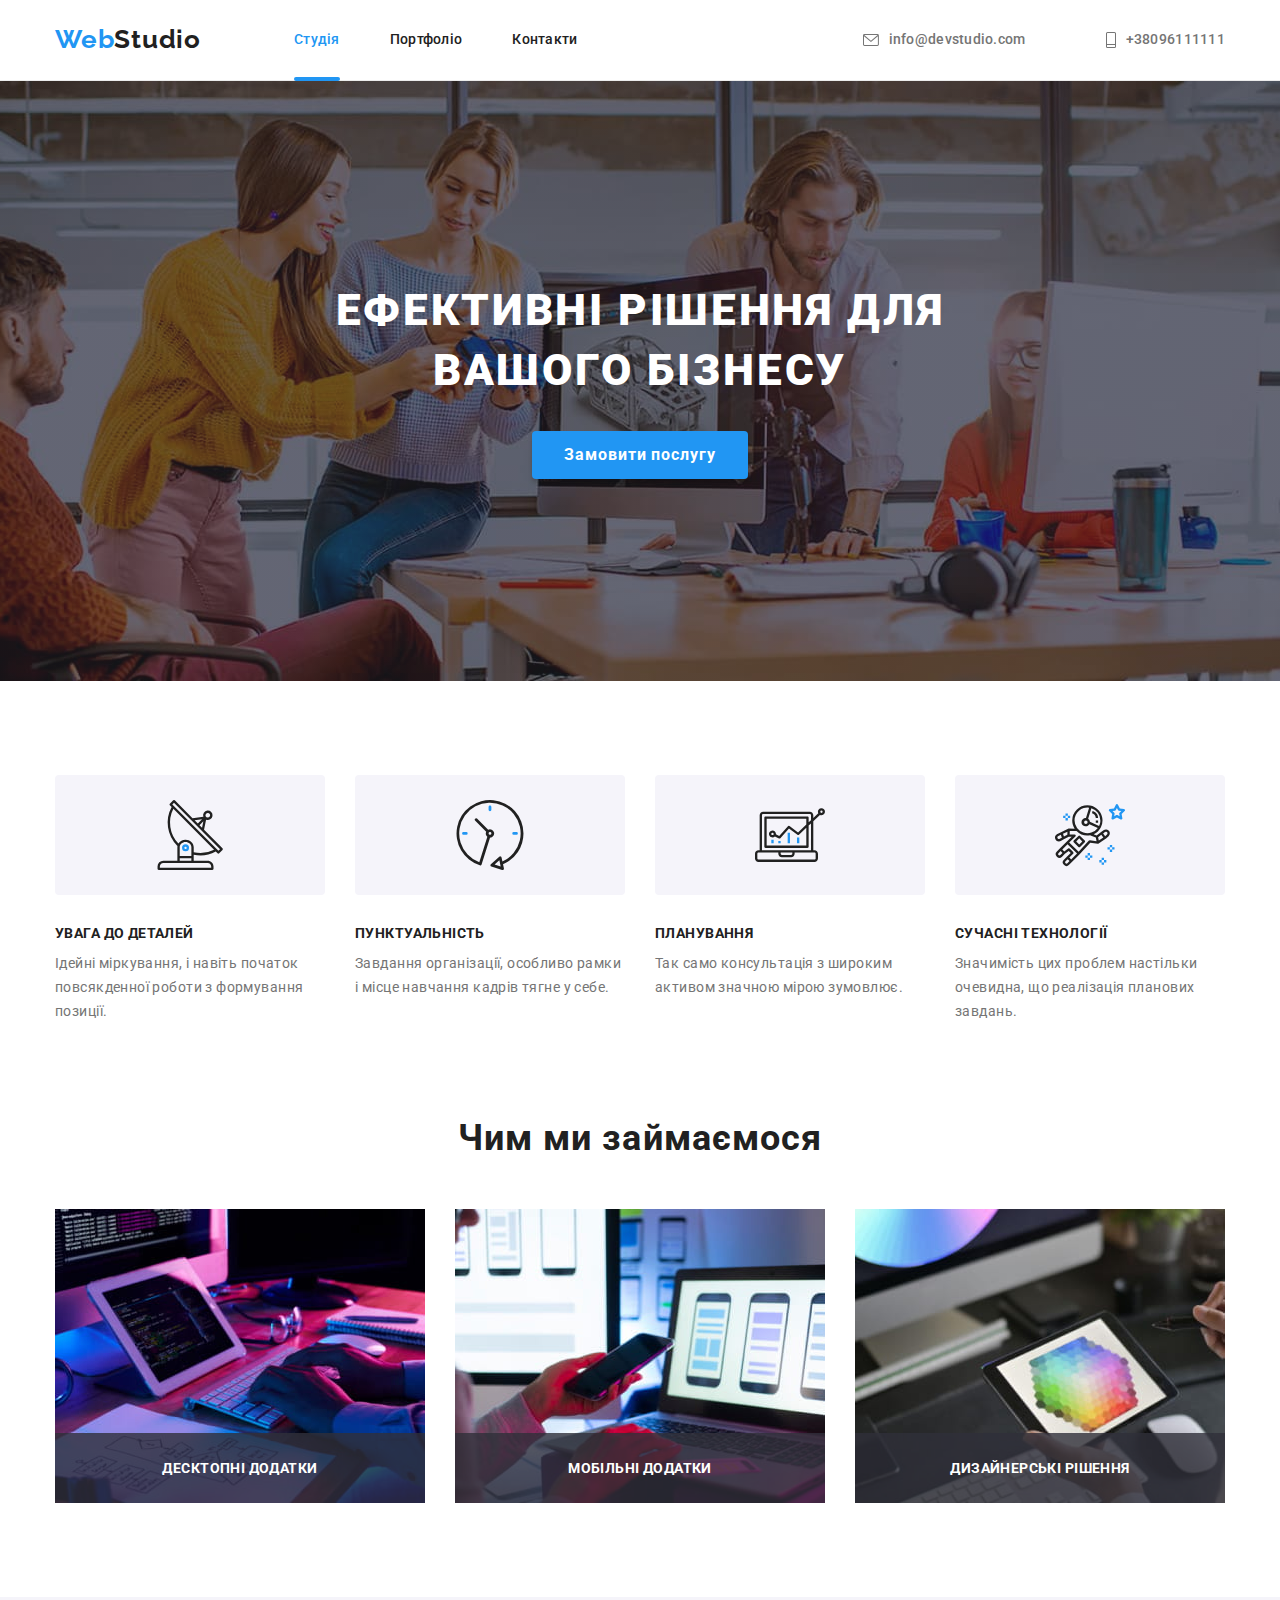
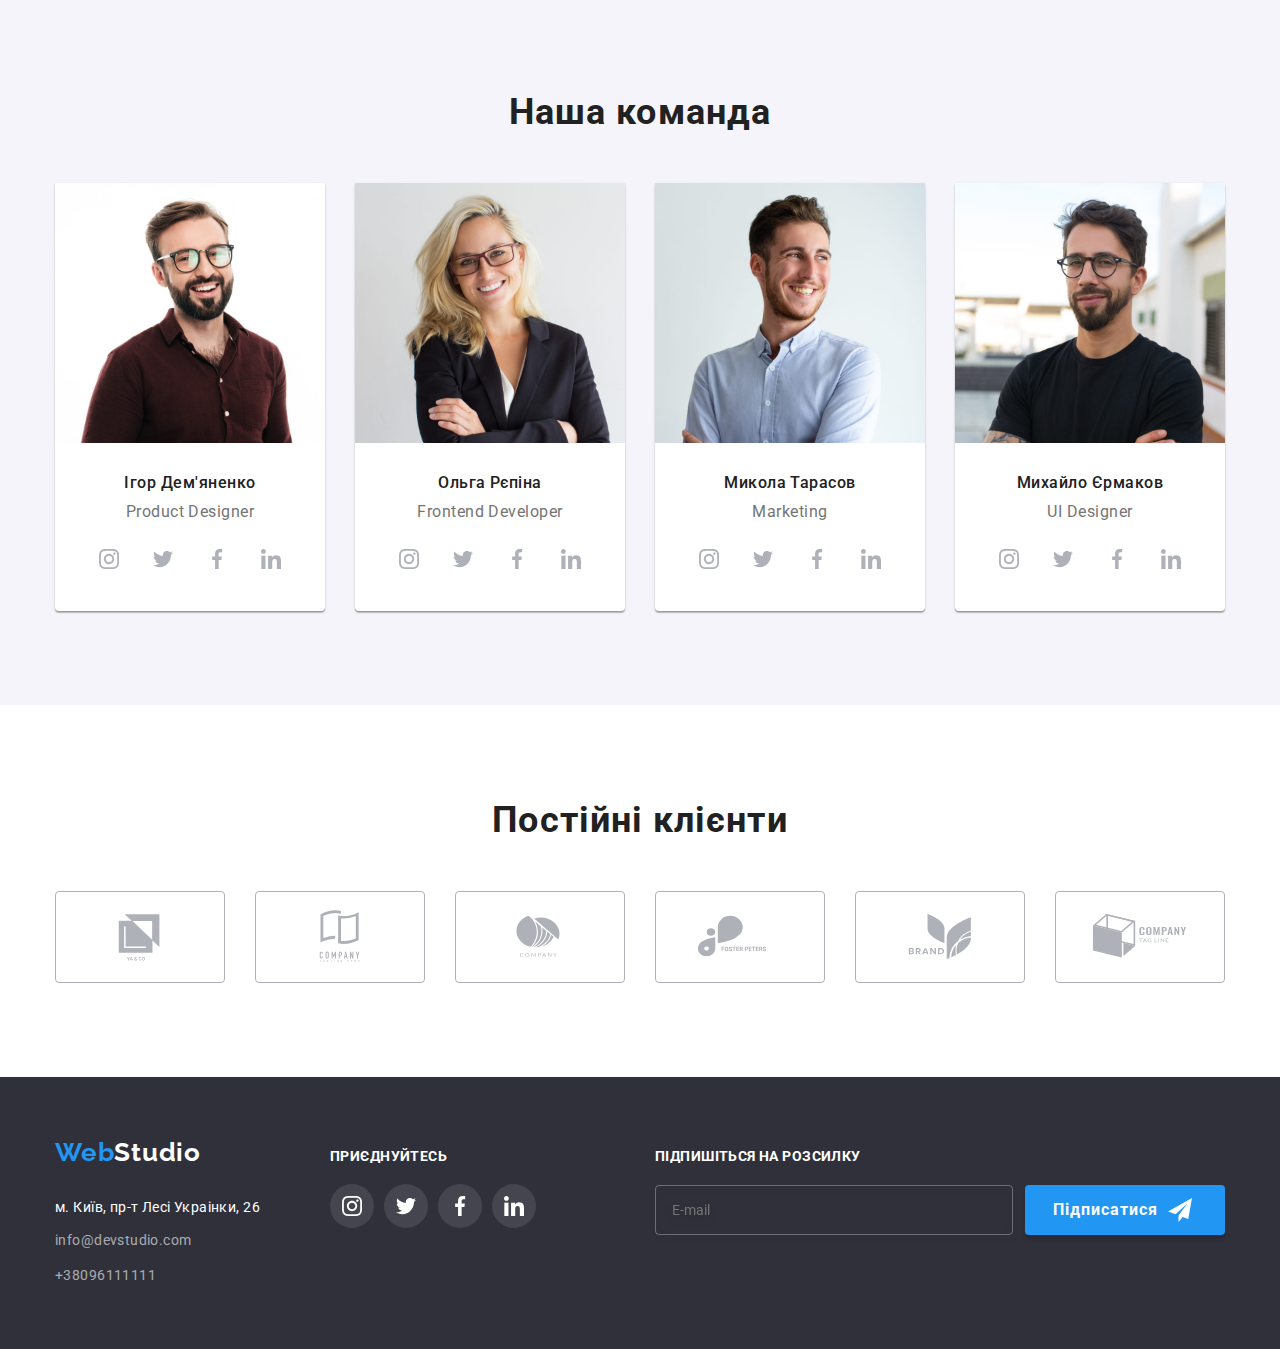
<file: index.html>
<!DOCTYPE html>
<html lang="uk">
<head>
    <meta charset="UTF-8">
    <meta http-equiv="X-UA-Compatible" content="IE=edge">
    <link rel="preconnect" href="https://fonts.googleapis.com">
    <link rel="preconnect" href="https://fonts.gstatic.com" crossorigin>
    <link href="https://fonts.googleapis.com/css2?family=Raleway:wght@700&family=Roboto:wght@400;500;700;900&display=swap" rel="stylesheet">
                
                <link rel="stylesheet" href="modern-normalize/modern-normalize.css">
                <link rel="stylesheet" href="css/style.css">
    <meta name="viewport" content="width=device-width, initial-scale=1.0">

    <title>Студія</title>
</head>
<body>
    
    
      <!--header2-->
      
      <header class="header_container_portfolio">
       
            <div class="container">
        <nav class="about_nav" >
            <a class="logo_link" href="./index.html"><span class="logo-header">Web</span>Studio</a>
            <ul class="index_ul">
                <li class="about_navigation"> <a  class="navigation current"  href="./index.html"> Студія</a> </li> 
                <li class="about_navigation"> <a  class="navigation"  href="./portfolio.html"> Портфоліо</a>  </li>
                <li class="about_navigation"> <a class="navigation" href="#"> Контакти</a> </li>
            </ul>
                </nav>
    
                <ul class="index_ull">

                    <li class="nav_contacts"><a href="mailto:info@devstudio.com" lang="en"  class="nav_mail_tel">
                        <svg class="icon_nav" >
                            <use href="./images/icons/symbol-defs.svg#icon-envelope"></use>
                        </svg>

                        
                        info@devstudio.com</a> </li>
                    <li class="nav_contacts"> <a href="tel:+380961111111" class=" nav_mail_tel">
                        <svg class="icon_nav_tel" >
                            <use href="./images/icons/symbol-defs.svg#icon-Vector"></use>
                        </svg>

                        
                        +38096111111</a></li>

                    

                    
                </ul>
            </div>
        </header>
   



    
<main>
    
    <!--Банер та кнопка-->
   
    <section class="bg">
        <div class="container_bg">
        <h1 class="index_bisnes">Ефективні рішення для вашого бізнесу</h1>
        <button class="index_btn" type="button"  data-modal-open>Замовити послугу</button>
        </div>
    </section>

    <!-- Опис-->
    
    <section class="index_about_hav">
        <div class="container">
        <h2 class="visually-hidden">Наші особливості</h2>
        <ul class="index_abour_uss">
            <li class="index_about_us_li">

                <div class="background-icon">
                <svg width="70px"
                height="70px" >
                
                    <use   href="./images/antena/symbol-defs.svg#icon-Group" >

                    </use>

                </svg>
            </div>
                <h3 class="index_details">Увага до деталей</h3>
                <p class="index_description">Ідейні міркування, і навіть початок повсякденної роботи з формування позиції.</p>

               

            </li>

           

            <li class="index_about_us_li" >
                <div class="background-icon">
                    <svg width="70px"
                    height="70px" >
                        
                        <use   href="./images/antena/symbol-defs.svg#icon-clock-1"   >
    
                        </use>
    
                    </svg>
                </div>
                <h3 class="index_details">Пунктуальність</h3>
                <p class="index_description">Завдання організації, особливо рамки і місце навчання кадрів тягне у себе.</p>
            </li>
            <li>
            

                <div class="background-icon">
                    <svg  width="70px"
                    height="70px">
                        
                        <use   href="./images/antena/symbol-defs.svg#icon-diagram-1"   >
    
                        </use>
    
                    </svg>
                </div>
                <h3 class="index_details">Планування</h3>
                <p class="index_description">Так само консультація з широким активом значною мірою зумовлює.</p>
            </li>

            <li class="index_about_us_li">

                <div class="background-icon">
                    <svg  width="70px"
                    height="70px">
                        
                        <use   href="./images/antena/symbol-defs.svg#icon-astronaut-1"   >
    
                        </use>
    
                    </svg>
                </div>

                <h3 class="index_details">Сучасні технології</h3>
                <p class="index_description">Значимість цих проблем настільки очевидна, що реалізація планових завдань.</p>
            </li>
        </ul>
    </div>
    </section>



    <!-- Чим ми займаємося-->
    
    <section class="index_about_work">
        <div class="container_images">
        <h2  class="index_hav_one" > </a> Чим ми займаємося</h2>
        <ul class="index_images">
            <li class="card-work">
                
                <img  src="images/hav1.jpg" width="370" alt="робота за компьютером" >
            <div class="card_add">
                <p class="card_name">
                    Десктопні додатки
                </p>
            </div>
        </li>
            <li class="card-work">
                 <img src="images/hav_2.jpg" width="370" alt="робота з телефоном">
                 <div class="card_add">
                    <p class="card_name">
                        Мобільні додатки
                    </p>
                </div>
             </li>
            <li class="card-work">
            <img src="images/hav_3.jpg" width="370" alt="робота з планшетом">
            <div class="card_add">
                <p class="card_name">
                    Дизайнерські рішення
                </p>
            </div>
         </li>
        </ul>
    </div>
    </section>

    
    <!-- Наша команда-->
    
    <section class="index_team">
        <div class="container_team">
        <h2 class="index_hav_two" >
            Наша команда
        </h2>
        
        <ul class="index_my_team">
            <li class="backgound_team"><img src="images/igor.jpg" width="270" alt="Дизайнер продукту">
               
                <div class="div_team">
                    <h3 class="team_name">
                Ігор Дем'яненко
            </h3>

            <p class="team_responsibilitiesr">Product Designer</p>
          
            <ul class="social">
                <li >
                <a class="social_link" href="https://instagram.com"
                target="_blank"
                rel="noopener no refferrer"
                aria-label="instagram">
                    <svg class="social_icon"  width="20px" height="20px">
                        <use  href="./images/social/symbol-defs.svg#icon-instagram--1">
        
                        </use>
                    </svg>
                </a>
            </li>
        
            <li >
                <a class="social_link" href="https://twitter.com"
                target="_blank"
                rel="noopener no refferrer"
                aria-label="twitter">
                    <svg class="social_icon" width="20px" height="20px">
                        <use href="./images/social/symbol-defs.svg#icon-twitter-1">
        
                        </use>
                    </svg>
                </a>
            </li>
        
            <li >
                <a class="social_link" href="https://facebook.com "
                target="_blank"
                rel="noopener no refferrer"
                aria-label="facebook">
                    <svg class="social_icon" width="20px" height="20px" >
                        <use  href="./images/social/symbol-defs.svg#icon-facebook-1">
        
                        </use>
                    </svg>
                </a>
            </li>
        
            <li >
                <a class="social_link" href="https://linkedin.com "
                            target="_blank"
                              rel="noopener no refferrer"
                              aria-label="linkedin">
                    <svg class="social_icon" width="20px" height="20px">
                        <use  href="./images/social/symbol-defs.svg#icon-linkedin-1">
        
                        </use>
                    </svg>
                </a>
            </li>
        </ul>
        </div>

            </li>

            <li class="backgound_team"><img src="images/olga.jpg" width="270" alt="Розробник інтерфейсу">
                <div class="div_team">
            <h3 class="team_name">Ольга Рєпіна</h3>

            <p class="team_responsibilitiesr">Frontend Developer</p>
            <ul class="social">
                <li >
                <a class="social_link" href="https://instagram.com">
                    <svg class="social_icon"  width="20px" height="20px">
                        <use  href="./images/social/symbol-defs.svg#icon-instagram--1">
        
                        </use>
                    </svg>
                </a>
            </li>
        
            <li >
                <a class="social_link" href="https://twitter.com">
                    <svg class="social_icon" width="20px" height="20px">
                        <use href="./images/social/symbol-defs.svg#icon-twitter-1">
        
                        </use>
                    </svg>
                </a>
            </li>
        
            <li >
                <a class="social_link" href="https://facebook.com ">
                    <svg class="social_icon" width="20px" height="20px" >
                        <use  href="./images/social/symbol-defs.svg#icon-facebook-1">
        
                        </use>
                    </svg>
                </a>
            </li>
        
            <li >
                <a class="social_link" href="https://linkedin.com ">
                    <svg class="social_icon" width="20px" height="20px">
                        <use  href="./images/social/symbol-defs.svg#icon-linkedin-1">
        
                        </use>
                    </svg>
                </a>
            </li>
        </ul>
    
        </div>

        
       
            
            </li>


            <li class="backgound_team"><img src="images/mikola.jpg" width="270" alt="Маркетинг">
                <div class="div_team">
                <h3 class="team_name">
                Микола Тарасов
            </h3>

            <p class="team_responsibilitiesr">Marketing</p>
            <ul class="social">
                <li >
                <a class="social_link" href="https://instagram.com">
                    <svg class="social_icon"  width="20px" height="20px">
                        <use  href="./images/social/symbol-defs.svg#icon-instagram--1">
        
                        </use>
                    </svg>
                </a>
            </li>
        
            <li >
                <a class="social_link" href="https://twitter.com">
                    <svg class="social_icon" width="20px" height="20px">
                        <use href="./images/social/symbol-defs.svg#icon-twitter-1">
        
                        </use>
                    </svg>
                </a>
            </li>
        
            <li >
                <a class="social_link" href="https://facebook.com ">
                    <svg class="social_icon" width="20px" height="20px" >
                        <use  href="./images/social/symbol-defs.svg#icon-facebook-1">
        
                        </use>
                    </svg>
                </a>
            </li>
        
            <li >
                <a class="social_link" href="https://linkedin.com ">
                    <svg class="social_icon" width="20px" height="20px">
                        <use  href="./images/social/symbol-defs.svg#icon-linkedin-1">
        
                        </use>
                    </svg>
                </a>
            </li>
        </ul>
        </div>
        


        
            
            </li>


            <li class="backgound_team"><img src="images/mihaylo.jpg" width="270" alt="Дизайнер інтерфейсу користувача">
                <div class="div_team">
            <h3 class="team_name">Михайло Єрмаков</h3>

            <p class="team_responsibilitiesr">UI Designer</p>
            <ul class="social">
                <li >
                <a class="social_link" href="https://instagram.com"
                target="_blank"
                rel="noopener no refferrer"
                aria-label="instagram">
                    <svg class="social_icon"  width="20px" height="20px">
                        <use  href="./images/social/symbol-defs.svg#icon-instagram--1">
        
                        </use>
                    </svg>
                </a>
            </li>
        
            <li >
                <a class="social_link" href="https://twitter.com">
                    <svg class="social_icon" width="20px" height="20px">
                        <use href="./images/social/symbol-defs.svg#icon-twitter-1">
        
                        </use>
                    </svg>
                </a>
            </li>
        
            <li >
                <a class="social_link" href="https://facebook.com ">
                    <svg class="social_icon" width="20px" height="20px" >
                        <use  href="./images/social/symbol-defs.svg#icon-facebook-1">
        
                        </use>
                    </svg>
                </a>
            </li>
        
            <li >
                <a class="social_link" href="https://linkedin.com ">
                    <svg class="social_icon" width="20px" height="20px">
                        <use  href="./images/social/symbol-defs.svg#icon-linkedin-1">
        
                        </use>
                    </svg>
                </a>
            </li>
        </ul>
          
                
        </div>
        
            </li>
        </ul>
    </div>
    </section>


</main>
<!------------------------------------------------------------------------>
<!--ПОСТІЙНІ КЛІЄНТИ-->
<section class="section">
    <div class="container_client">
        <h2 class="section_tittle">Постійні клієнти</h2>
        <ul class="client_list">

            <li class="client_item">
                <a href="#" class="client_link">
                    <svg class="client_icon" width="106px" height="60px">
                        <use href="./images/client_link/symbol-defs.svg#icon-Logo-1"></use>
                    </svg>
                </a>
            </li>

            <li class="client_item">
                <a href="#" class="client_link">
                    <svg class="client_icon" width="106" height="60">
                        <use href="./images/client_link/symbol-defs.svg#icon-Logo-2"></use>
                    </svg>
                </a>
            </li>

            <li class="client_item">
                <a href="#" class="client_link">
                    <svg class="client_icon" width="106" height="60">
                        <use href="./images/client_link/symbol-defs.svg#icon-Logo-3"></use>
                    </svg>
                </a>
            </li>

            <li class="client_item">
                <a href="#" class="client_link">
                    <svg class="client_icon" width="106" height="60">
                        <use href="./images/client_link/symbol-defs.svg#icon-Logo-4"></use>
                    </svg>
                </a>
            </li>

            <li class="client_item">
                <a href="#" class="client_link">
                    <svg class="client_icon" width="106" height="60">
                        <use href="./images/client_link/symbol-defs.svg#icon-Logo-5"></use>
                    </svg>
                </a>
            </li>

            <li class="client_item">
                <a href="#" class="client_link">
                    <svg class="client_icon" width="106" height="60">
                        <use href="./images/client_link/symbol-defs.svg#icon-Logo-6"></use>
                    </svg>
                </a>
            </li>
           
           
        </ul>
    </div>

</section>






<!--FOOTER-->
<footer class="footer_container">
    <div class="other_footer container">
    <div class="container_footer_div">
    <a class="footer_studio" lang="en" href="./index.html"> <span class="logo_footer">Web</span>Studio
        <ul class="index_ul_adres">
            <li class="index_footer_li"><a class="info_adres" href="https://www.google.com/maps/place/бул.+Леси+Украинки,+26,+Киев,+02000/@50.4265807,30.5383858,17z/data=!3m1!4b1!4m5!3m4!1s0x40d4cf0e033ecbe9:0x57a4dffefec77da0!8m2!3d50.4265807!4d30.5383858" target="_blank" rel="адреса">м. Київ, пр-т Лесі Украінки, 26</a> </li>
            <li  class="index_footer_li"><a class="main_about_footer" href="mailto:info@devstudio.com" lang="en">info@devstudio.com</a></li>
            <li class="index_footer_li"><a class="tell_about_footer" href="tel:+380961111111">+38096111111</a></li>
        </ul>
    </a>
   
    </div>


<div class="footer_socials">
    <p class="footer_header">Приєднуйтесь</p>
    <ul class=" ul_social">
        <li >
        <a class="footer_social" href="https://instagram.com"
        target="_blank"
        rel="noopener no refferrer"
        aria-label="instagram">
            <svg class="footer_icon"  width="20px" height="20px">
                <use  href="./images/social/symbol-defs.svg#icon-instagram--1">

                </use>
            </svg>
        </a>
    </li>

    <li >
        <a class="footer_social" href="https://twitter.com"
        target="_blank"
        rel="noopener no refferrer"
        aria-label="twitter">
            <svg class="footer_icon" width="20px" height="20px">
                <use href="./images/social/symbol-defs.svg#icon-twitter-1">

                </use>
            </svg>
        </a>
    </li>

    <li >
        <a class="footer_social" href="https://facebook.com "
        target="_blank"
        rel="noopener no refferrer"
        aria-label="facebook">
            <svg class="footer_icon" width="20px" height="20px" >
                <use  href="./images/social/symbol-defs.svg#icon-facebook-1">

                </use>
            </svg>
        </a>
    </li>

    <li >
        <a class="footer_social" href="https://linkedin.com "
        target="_blank"
                  rel="noopener no refferrer"
                  aria-label="linkedin">
            <svg class="footer_icon" width="20px" height="20px">
                <use  href="./images/social/symbol-defs.svg#icon-linkedin-1">

                </use>
            </svg>
        </a>
    </li>
</ul>
    
</div>  

<div class="footer-input">
    <strong class="footer-strong"> Підпишіться на розсилку</strong>
    <form name="footer-send-mail">
    <div class="subscription-box">
        <label class="subscribtion-field">
        <input class="subscribtion-input" type="email" name="email" placeholder="E-mail">
    </label>

    <button class="subscribe-btn" type="submit">
Підписатися
<svg class="subscribe-icon" width="24px" height="24px" >
    <use href="./images/footer-input/symbol-defs.svg#icon-icon-send">

    </use>
</svg>
    </button>
    </div></form>

</div>
</div>
    
</footer>

<!--MODAL WINDOW-->
<div class="backdrop is-hidden" data-modal>
    <div class="modal">
        <button class="modal_btn" type="button" data-modal-close>
            <svg  width="11px" height="11px">
                <use class="icon-cross" href="./images/modal_btn/symbol-defs.svg#icon-Vector">

                </use>
            </svg>
        </button>
        <div>
        <form class="register-form" name="register-form" autocomplete="on" novalidate>
            <strong class="register-form-title">Залиште свої дані, ми вам передзвонимо</strong>
            <div class="register-form-group" role="group">

                <label class="register-form-field">
                    <span class="register-form-label-one">Ім'я</span>
                    <input class="register-form-input" type="text" name="" required/>
                    <svg class="register-form-icon-one" width="12px" height="12px">
                        <use href="./images/soc-modal/symbol-defs.svg#icon-human">

                        </use>
                    </svg>
                </label>

                <label class="register-form-field">
                    <span class="register-form-label">Телефон</span>
                    <input class="register-form-input" type="tel" name=""/>
                    <svg class="register-form-icon" width="13px" height="13px">
                        <use href="./images/soc-modal/symbol-defs.svg#icon-tellephon">

                        </use>
                    </svg>
                </label>

                <label class="register-form-field">
                    <span class="register-form-label">Пошта</span>
                    <input class="register-form-input" type="email" name=""/>
                    <svg class="register-form-icon" width="15px" height="12px">
                        <use href="./images/soc-modal/symbol-defs.svg#icon-mail">

                        </use>
                    </svg>
                </label>

                <label class="register-form-field-coment">
                    <span class="register-form-heading">Коментар</span>
                    <textarea class="register-form-message" name=""  rows="5" placeholder="Введіть текст"></textarea>
                </label>

                <label class="register-form-agreement">
                <input class="register-form-checkbox visually-hidden" type="checkbox" name="" />
                    <svg class="register-form-icons" width="16px" height="15px">
                        <use class="icon-checked" href="./images/soc-modal-two/symbol-defs.svg#icon-icon-check"> </use>
                        <use class="icon-unchecked" href="./images/soc-modal-two/symbol-defs.svg#icon-ramka"> </use>
                    </svg>

                <span class="register-form-desc">Погоджуюся з розсилкою та приймаю  <a class="register-form-link" href="">Умови договору</a>
                </span>
            </label>    
            </div>
            
       
            
            <button class="register-form-btn index_btn" type="submit">Відправити</button>
        </form>
    </div>

</div>

<script src="./modal.js/modal.js"></script>
</body>
</html>
</file>
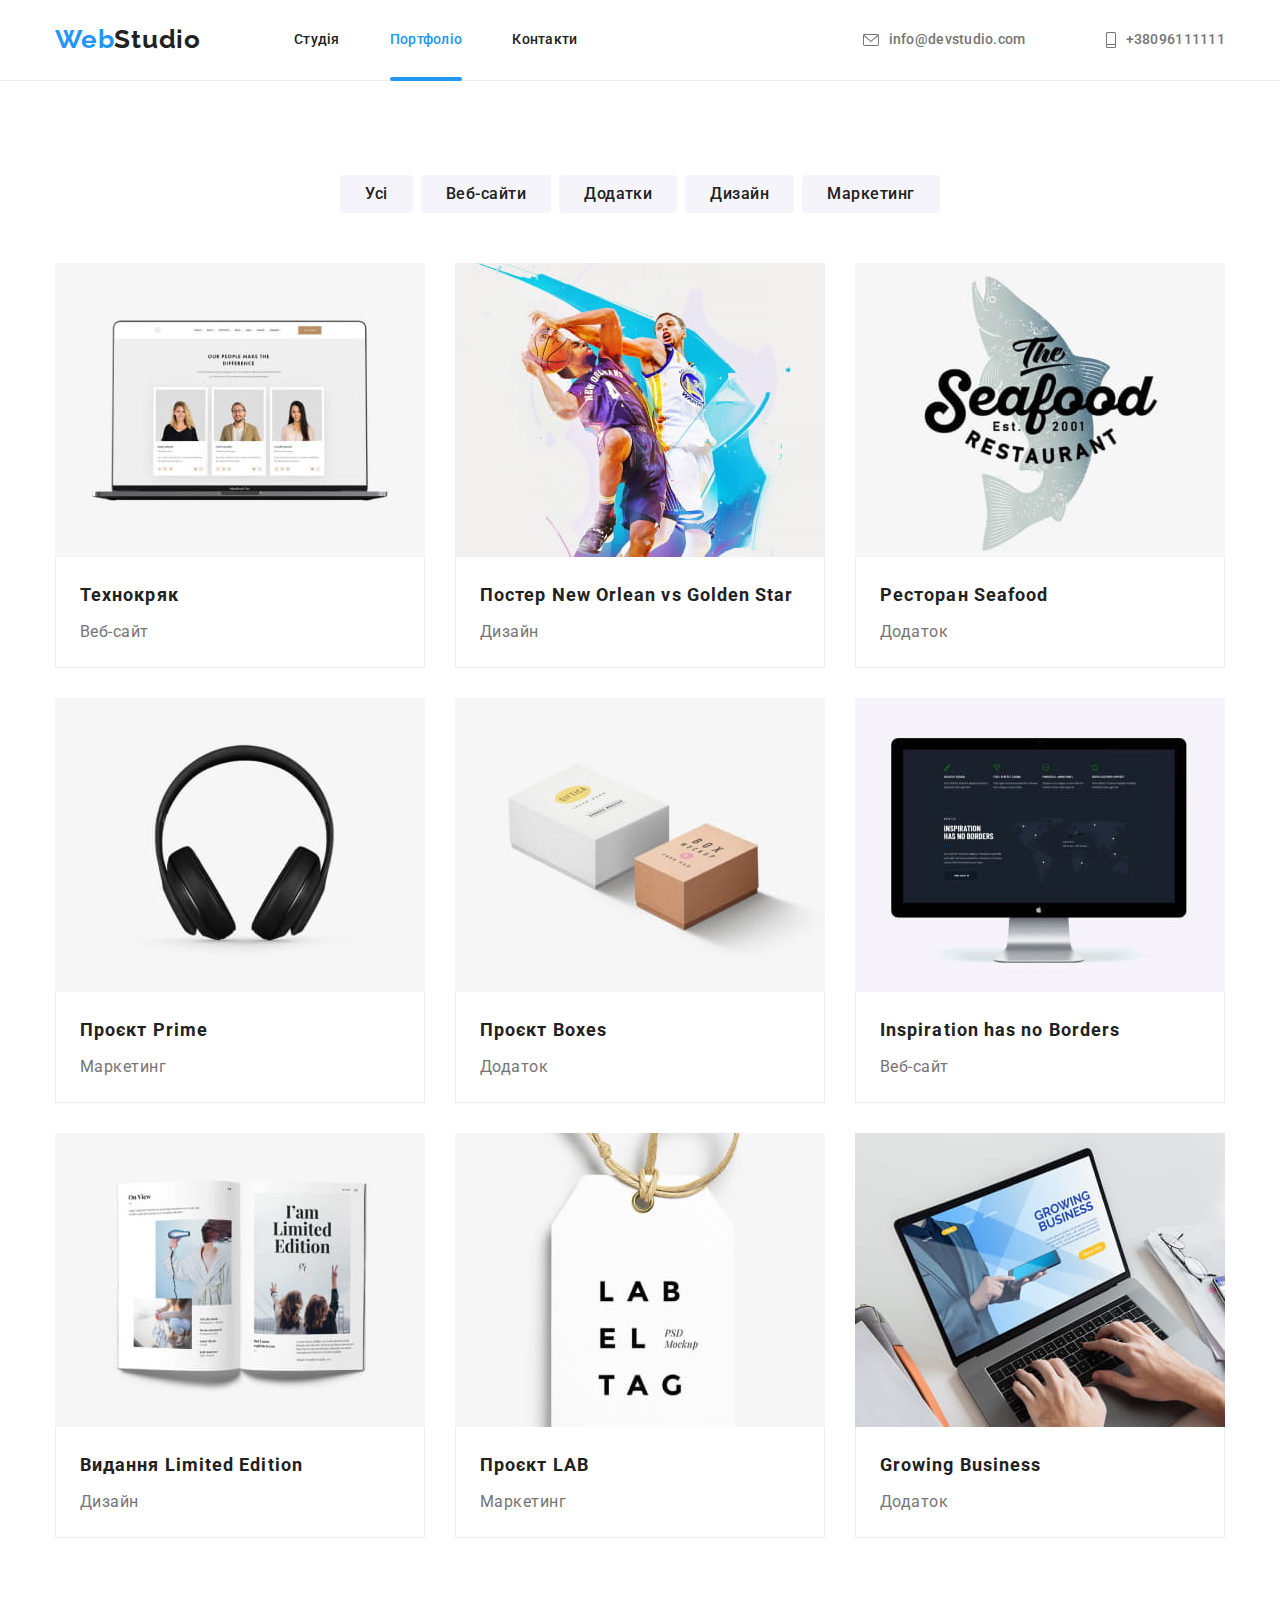
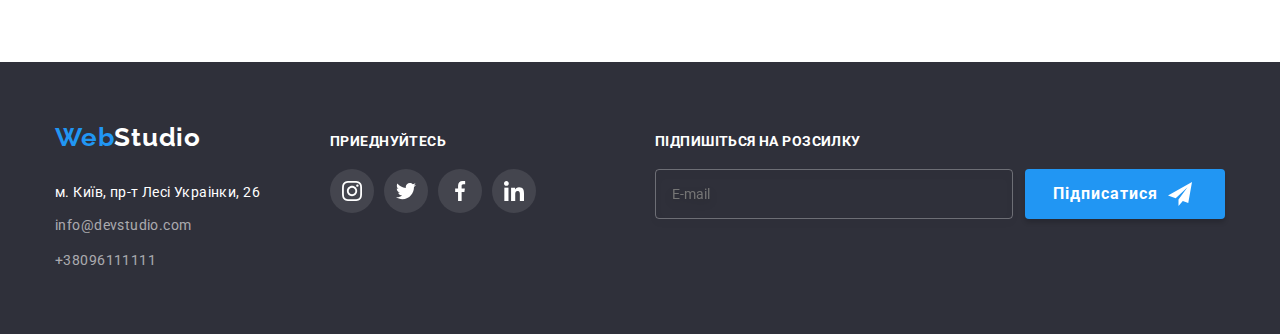
<file: portfolio.html>
<!DOCTYPE html>
<html lang="uk">
<head>
    <meta charset="UTF-8">
    <meta http-equiv="X-UA-Compatible" content="IE=edge">
    <link rel="preconnect" href="https://fonts.googleapis.com">
    <link rel="preconnect" href="https://fonts.gstatic.com" crossorigin>
    <link href="https://fonts.googleapis.com/css2?family=Raleway:wght@700&family=Roboto:wght@400;500;700;900&display=swap" rel="stylesheet">
        
        <link rel="stylesheet" href="modern-normalize/modern-normalize.css">
        <link rel="stylesheet" href="css/style.css">
    <meta name="viewport" content="width=device-width, initial-scale=1.0">
    <title>Портфоліо</title>
    
</head>
<body>
    <!--header2-->
    <header class="header_container_portfolio">
       
        <div class="container">
            <nav class="about_nav" >
                <a class="logo_link" href="./index.html"><span class="logo-header">Web</span>Studio</a>
                <ul class="index_ul">
                    <li class="about_navigation"> <a  class="navigation"  href="./index.html"> Студія</a> </li> 
                    <li class="about_navigation"> <a  class="navigation current"  href="./portfolio.html"> Портфоліо</a>  </li>
                    <li class="about_navigation"> <a class="navigation" href="#"> Контакти</a> </li>
                </ul>
                    </nav>
        
                    <ul class="index_ull">
    
                        <li class="nav_contacts"><a href="mailto:info@devstudio.com" lang="en"  class="nav_mail_tel">
                            <svg class="icon_nav" >
                                <use href="./images/icons/symbol-defs.svg#icon-envelope"></use>
                            </svg>
    
                            
                            info@devstudio.com</a> </li>
                        <li class="nav_contacts"> <a href="tel:+380961111111" class=" nav_mail_tel">
                            <svg class="icon_nav_tel" >
                                <use href="./images/icons/symbol-defs.svg#icon-Vector"></use>
                            </svg>
    
                            
                            +38096111111</a></li>
                        
                       
                    </ul>
                </div>
    </header>
        <main class="main_container">

            <!--Кнопки-->
        <section class="portfolio_section">
            <div class="container_portfolio_section">
            <h2 class="visually-hidden">Кнопочки</h2>
            <ul class="keyboard">
           <li> <button type="button" class="about_button" >Усі</button></li>
           <li> <button type="button" class="about_button">Веб-сайти</button></li>
           <li> <button type="button" class="about_button">Додатки</button></li>
           <li> <button type="button" class="about_button">Дизайн</button></li>
           <li> <button type="button" class="about_button">Маркетинг</button></li>
        </ul>
            
            <ul class="billboard">
                <li class="portfolio_item">
                    <a href="#" class="galery_link">
                        <div class="wrap">
                           
                <div class="billboard_thumb"> 
                     <img  src="images/technocrack.jpg" alt="Технокряк"> 
                     <div class="overlay">
                        <p class="overlay_desc">Ресурс пропонує комплексні пропозиції з різним рівнем функціоналу та сервісів. Все це дозволить відвідувачу отримати вичерпні відомості про компанію чи приватну особу.</p>
                     </div>
                    </div>  
                    
                         <div class="padding_item">
                    <h2 class="margin_item">Технокряк</h2>
                    <p class="portfolio_hav_about">Веб-сайт</p>
                </div>
              
                
            </div>
            </a>
                </li>
                
                <li class="portfolio_item">
                    <a href="#" class="galery_link">
                        <div class="wrap">
                            <div class="billboard_thumb">
                    <img src="images/poster-new-orlean-vs-golden-star.jpg"  alt="Постер New Orlean vs Golden Star">
                    <div class="overlay">
                        <p class="overlay_desc">Ресурс пропонує комплексні пропозиції з різним рівнем функціоналу та сервісів. Все це дозволить відвідувачу отримати вичерпні відомості про компанію чи приватну особу.</p>
                     </div>
                    </div>  
                    
                    <div class="padding_item">
                <h2 class="margin_item">Постер New Orlean vs Golden Star</h2>
                    <p class="portfolio_hav_about">Дизайн</p>
                </div>
            </div>
            </a>
                </li>

                <li class="portfolio_item">
                    <a href="#" class="galery_link">
                        <div class="wrap">
                            <div class="billboard_thumb">
                    <img src="images/restoran-seafood.jpg"  alt="Ресторан Seafood">
                    <div class="overlay">
                        <p class="overlay_desc">Ресурс пропонує комплексні пропозиції з різним рівнем функціоналу та сервісів. Все це дозволить відвідувачу отримати вичерпні відомості про компанію чи приватну особу.</p>
                     </div>
                    </div>  
                    
                    <div class="padding_item">
                <h2 class="margin_item">Ресторан Seafood</h2>
                    <p class="portfolio_hav_about">Додаток</p>
                </div>
            </div>
            </a>
            </li>

                <li class="portfolio_item">
                    <a href="#" class="galery_link">
                        <div class="wrap">
                            <div class="billboard_thumb">
                    <img src="images/project-prime.jpg"  alt="Проєкт Prime">
                    <div class="overlay">
                        <p class="overlay_desc">Ресурс пропонує комплексні пропозиції з різним рівнем функціоналу та сервісів. Все це дозволить відвідувачу отримати вичерпні відомості про компанію чи приватну особу.</p>
                     </div>
                    </div>  
                    
                    <div class="padding_item">
                <h2 class="margin_item">Проєкт Prime</h2>
                <p class="portfolio_hav_about">Маркетинг</p>
            </div>
        </div>
        </a>
            </li>

                <li class="portfolio_item">
                    <a href="#" class="galery_link">
                        <div class="wrap">
                            <div class="billboard_thumb">
                    <img src="images/project-boxes.jpg"  alt="Проєкт Boxes">
                    <div class="overlay">
                        <p class="overlay_desc">Ресурс пропонує комплексні пропозиції з різним рівнем функціоналу та сервісів. Все це дозволить відвідувачу отримати вичерпні відомості про компанію чи приватну особу.</p>
                     </div>
                    </div>  
                    
                    <div class="padding_item">
                <h2 class="margin_item">Проєкт Boxes</h2>
                <p class="portfolio_hav_about">Додаток</p>
            </div>
        </div>
        </a>
            </li>
                <li class="portfolio_item">
                    <a href="#" class="galery_link">
                        <div class="wrap">
                            <div class="billboard_thumb">
                    <img src="images/inspiration-has-no-borders.jpg"  alt="Inspiration has no Borders">
                    <div class="overlay">
                        <p class="overlay_desc">Ресурс пропонує комплексні пропозиції з різним рівнем функціоналу та сервісів. Все це дозволить відвідувачу отримати вичерпні відомості про компанію чи приватну особу.</p>
                     </div>
                    </div>  
                    
                    <div class="padding_item">
                    <h2 class="margin_item">Inspiration has no Borders</h2>

                <p class="portfolio_hav_about">Веб-сайт</p>
            </div>
        </div>
        </a>
            </li>

                <li class="portfolio_item">
                    <a href="#" class="galery_link">
                        <div class="wrap">
                            <div class="billboard_thumb">
                    <img src="images/booking-limited-edition.jpg"  alt="Видання Limited Edition">
                    <div class="overlay">
                        <p class="overlay_desc">Ресурс пропонує комплексні пропозиції з різним рівнем функціоналу та сервісів. Все це дозволить відвідувачу отримати вичерпні відомості про компанію чи приватну особу.</p>
                     </div>
                    </div>  
                    
                    <div class="padding_item">
                <h2 class="margin_item">Видання Limited Edition</h2>
                <p class="portfolio_hav_about">Дизайн</p>
            </div>
        </div>
        </a>
            </li>

                <li class="portfolio_item">
                    <a href="#" class="galery_link">
                        <div class="wrap">
                            <div class="billboard_thumb">
                    <img src="images/project-lab.jpg"  alt="Проєкт LAB">
                    <div class="overlay">
                        <p class="overlay_desc">Ресурс пропонує комплексні пропозиції з різним рівнем функціоналу та сервісів. Все це дозволить відвідувачу отримати вичерпні відомості про компанію чи приватну особу.</p>
                     </div>
                    </div>  
                    
                    <div class="padding_item">
                <h2 class="margin_item">Проєкт LAB</h2>
                    <p class="portfolio_hav_about">Маркетинг</p>
                </div>
            </div>
            </a>
            </li>

                <li class="portfolio_item">
                    <a href="#" class="galery_link">
                        <div class="wrap">
                            <div class="billboard_thumb">
                    <img src="images/growing-business.jpg"  alt="Growing Business">
                    <div class="overlay">
                        <p class="overlay_desc">Ресурс пропонує комплексні пропозиції з різним рівнем функціоналу та сервісів. Все це дозволить відвідувачу отримати вичерпні відомості про компанію чи приватну особу.</p>
                     </div>
                    </div>  
                    
                    <div class="padding_item">
                <h2 class="margin_item">Growing Business</h2>
                <p class="portfolio_hav_about">Додаток</p>
            </div>
        </div>
                </li>
            </ul>
        </a>
        </div>
        </section>
        
    </main>

    <!--Нижнє табло з інформаціею-->
    <footer class="footer_container">
        <div class="other_footer container">
        <div class="container_footer_div">
        <a class="footer_studio" lang="en" href="./index.html"> <span class="logo_footer">Web</span>Studio
            <ul class="index_ul_adres">
                <li class="index_footer_li"><a class="info_adres" href="https://www.google.com/maps/place/бул.+Леси+Украинки,+26,+Киев,+02000/@50.4265807,30.5383858,17z/data=!3m1!4b1!4m5!3m4!1s0x40d4cf0e033ecbe9:0x57a4dffefec77da0!8m2!3d50.4265807!4d30.5383858" target="_blank" rel="адреса">м. Київ, пр-т Лесі Украінки, 26</a> </li>
                <li  class="index_footer_li"><a class="main_about_footer" href="mailto:info@devstudio.com" lang="en">info@devstudio.com</a></li>
                <li class="index_footer_li"><a class="tell_about_footer" href="tel:+380961111111">+38096111111</a></li>
            </ul>
        </a>
       
        </div>
    
    
    <div class="footer_socials">
        <p class="footer_header">ПРИЕДНУЙТЕСЬ</p>
        <ul class=" ul_social">
            <li >
            <a class="footer_social" href="https://instagram.com"
            target="_blank"
            rel="noopener no refferrer"
            aria-label="instagram">
                <svg class="footer_icon"  width="20px" height="20px">
                    <use  href="./images/social/symbol-defs.svg#icon-instagram--1">
    
                    </use>
                </svg>
            </a>
        </li>
    
        <li >
            <a class="footer_social" href="https://twitter.com"
            target="_blank"
            rel="noopener no refferrer"
            aria-label="twitter">
                <svg class="footer_icon" width="20px" height="20px">
                    <use href="./images/social/symbol-defs.svg#icon-twitter-1">
    
                    </use>
                </svg>
            </a>
        </li>
    
        <li >
            <a class="footer_social" href="https://facebook.com "
            target="_blank"
            rel="noopener no refferrer"
            aria-label="facebook">
                <svg class="footer_icon" width="20px" height="20px" >
                    <use  href="./images/social/symbol-defs.svg#icon-facebook-1">
    
                    </use>
                </svg>
            </a>
        </li>
    
        <li >
            <a class="footer_social" href="https://linkedin.com "
            target="_blank"
                      rel="noopener no refferrer"
                      aria-label="linkedin">
                <svg class="footer_icon" width="20px" height="20px">
                    <use  href="./images/social/symbol-defs.svg#icon-linkedin-1">
    
                    </use>
                </svg>
            </a>
        </li>
    </ul>
        
    </div> 
    <div class="footer-input">
        <strong class="footer-strong"> Підпишіться на розсилку</strong>
        <form name="footer-send-mail"></form>
        <div class="subscription-box">
            <label class="subscribtion-field">
            <input class="subscribtion-input" type="email" name="email" placeholder="E-mail">
        </label>
    
        <button class="subscribe-btn" type="submit">
    Підписатися
    <svg class="subscribe-icon" width="24px" height="24px" >
        <use href="./images/footer-input/symbol-defs.svg#icon-icon-send">
    
        </use>
    </svg>
        </button>
        </div>
    
    </div> 
    </div>
        
    </footer>

    </body>
</html>
</file>
<file: css/style.css>
:root{
  --white: #FFFFFF;
  --hard-white:#EEEEEE;
  --blue: #2196F3;
  --hard-bule: #188CE8;
  --black: #212121;
  --hard-black:#000000;
  --gray: #757575;
  --hard-gray:#2F303A;
  --light-gray:#F5F4FA;
  --lite-gray:#ECECEC;
  --social-gray:#AFB1B8;
}


body{

  font-family:'Roboto',sans-serif;
  font-size: 14px;
  letter-spacing: 0.03em;
background: var(--white);
}


.container{
  width: 1200px;
  padding-right: 15px;
  padding-left: 15px;
  margin-right: auto;
  margin-left: auto;
display: flex;
}
 

h1, h2, h3, h4, h5, h6, p, ul {margin: 0; padding: 0;}
img {display: block;}


*,
*::before 
*::after{box-sizing:border-box}

/*Портфоліо*/

li{
  list-style-type: none;
  text-decoration: none;
}
a{
  text-decoration: none;
}

.portfolio_hav_about{
color: var(--gray);
}

button{
  border: none;
}

.header_container_portfolio{
  
  border-bottom:  1px solid var(--lite-gray);
  display: flex;
  
  background: var(--white);
  }


.logo_link{
  display: inline-block;
  padding-top: 24px;
padding-bottom: 24px;

  margin: 0px 93px 0px 0px;
 
  font-family: 'Raleway',sans-serif;
  font-weight: 700;
  letter-spacing: 0.03em;
font-size:26px;
line-height: 1.19;

color: var(--black);
 }
 
 .logo-header{

   font-family: 'Raleway',sans-serif;
   font-weight: 700;
 font-size: 26px;
 line-height:1.19;
 
 color: var(--blue);
 letter-spacing: 0.03em;
 }

 .navigation{
 
  display: inline-block;
  padding-top: 32px;
  padding-bottom: 32px;
  
  font-weight: 500;
  font-size: 14px;
  line-height:1.14;
  
  
  color: var(--black);
  letter-spacing: 0.02em;
  transition: 
color 250ms cubic-bezier(0.4, 0, 0.2, 1);
  
 }
 
.navigation.current::after{
  content: "";
  display: inline-block;
  position: absolute;
  width: 100%;
  height: 4px;
  left: 0;
  bottom: -1px;
     background-color: var( --blue);
  border-radius: 2px;

}

 .about_navigation:not(:first-child){
  margin-left: 50px;
 }

 .navigation.current{
  position: relative;
color: var(--blue);

 }
 
 /*mail*/
 .nav_mail_tel{
  display: flex;
  align-items: center;
  padding-top: 32px;
  padding-bottom: 32px;
  color: var(--gray);
  fill: currentColor;
  transition: color 250ms cubic-bezier(0.4, 0, 0.2, 1);
 }


.nav_contacts{

   font-weight: 500;
 font-size: 14px;
 line-height:1.14;
 letter-spacing: 0.02em;
}

.nav_contacts:not(:first-child){
 
  margin-left: 50px;
}


.icon_nav{
   width: 16px;
   height: 12px;
  margin-right: 10px;
  
  }

  .icon_nav_tel{
    margin-left: 30px;
    margin-right: 10px;
    width: 10px;
    height: 16px;
    
   
  }

/*----------------------------------------*/

/*Section*/
.container_portfolio_section{
  width: 1200px;
  padding-right: 15px;
  padding-left: 15px;
  margin-right: auto;
  margin-left: auto;

}

.portfolio_section{
  padding-top: 94px;
  padding-bottom: 94px;

}
/*cayboard*/

.keyboard{
display: flex;
justify-content: center;
gap: 8px;
margin-bottom: 50px;
}

.about_button{
  padding: 6px 25px 6px 25px;
  font-family: inherit;
  font-weight: 500;
  font-size: 16px;
  letter-spacing: 0.03em;
line-height:1.6;
text-align: center;


cursor: pointer;
color: var(--black);
background: var(--light-gray);
border-radius: 4px;
transition: background-color 250ms cubic-bezier(0.4, 0, 0.2, 1),
color 250ms cubic-bezier(0.4, 0, 0.2, 1),
box-shadow 250ms cubic-bezier(0.4, 0, 0.2, 1);

}

/*------------------------------------------------------*/

/*billboard*/
.billboard{
  list-style: none;
  display: flex;
  flex-wrap: wrap;
  gap: 30px;}

.portfolio_item{
  position: relative;
  flex-basis: calc((100% - 30px * 2 ) / 3);
  
}

.billboard_thumb{
  position: relative;
  overflow: hidden;
}

.galery_link:hover .overlay, .galery_link:focus .overlay{
  transform: translateY(0);
}

.overlay{
  position: absolute;
  top: 0;
  left: 0;
  transform: translateY(101%);
  transition: transform 250ms linear;
  width: 100%;
  height: 100%;
  padding: 20px;


  display: flex;
  align-items: center;
  justify-content: center;
  background-color:  rgba(33, 150, 243, 0.9);;
}

.overlay_desc{
  width: 322px;
height: 168px;
  font-style: normal;
  font-weight: 400;
  font-size: 18px;
  line-height: 28px;
  letter-spacing: 0.03em;
  color: var(--white);
}


.wrap{
  display: block;
}

.galery_link{
  text-decoration: none;
  transition: box-shadow 250ms cubic-bezier(0.4, 0, 0.2, 1);
}

.margin_item{
  margin-bottom: 4px;
  font-style: normal;
font-weight: 700;
font-size: 18px;
line-height: 36px;


letter-spacing: 0.06em;

color: var(--black);
}

.portfolio_hav_about{
  font-style: normal;
font-weight: 400;
font-size: 16px;
line-height: 30px;
letter-spacing: 0.03em;
color: var(--gray);
}


.padding_item{
  border-left:1px solid var(--hard-white) ;
  border-bottom:1px solid var(--hard-white) ;
  border-right:1px solid var(--hard-white) ;
  padding: 20px 24px;
}

/*footer*/
.footer_studio{
  font-family: 'Raleway',sans-serif;
  font-weight: 700;
  
font-size:26px ;
line-height: 1.19;
letter-spacing: 0.03em;
color: var(--white);
}

.logo_footer{
  font-family: 'Raleway',sans-serif;
  font-weight: 700;
  
font-size:26px ;
line-height: 1.19;
letter-spacing: 0.03em;
  color: var(--blue);
}

.info_adres{
  font-weight: 400;
  font-size: 14px;
line-height:1.14;
letter-spacing: 0.03em;

color: var(--white);
transition: border-color 250ms cubic-bezier(0.4, 0, 0.2, 1),
cplor 250ms cubic-bezier(0.4, 0, 0.2, 1);
}

.main_about{
  font-weight: 400;
  font-size: 14px;
line-height:1.14;
letter-spacing: 0.03em;

color: rgba(255, 255, 255, 0.6);
transition: border-color 250ms cubic-bezier(0.4, 0, 0.2, 1),
  color 250ms cubic-bezier(0.4, 0, 0.2, 1);
}

.tell_about{
  font-weight: 400;
  font-size: 14px;
line-height:1.14;
letter-spacing: 0.03em;

color: rgba(255, 255, 255, 0.6);
transition: border-color 250ms cubic-bezier(0.4, 0, 0.2, 1),
  color 250ms cubic-bezier(0.4, 0, 0.2, 1);
}
/*--------------------------------------------------*/

/*index*/
/*Верхня лінія*/
.about_nav{
display: flex;

}
 .index_ul{
  display: flex;
 }

 .index_ull{
margin-left: auto;
display: flex;
 }
/*bg*/


.container_bg{
  width: 1200px;
  padding-right: 15px;
  padding-left: 15px;
  margin-right: auto;
  margin-left: auto;
}

.bg{
  background: var(--hard-gray);
  max-width: 1600px;
  height: 600px;

  margin-left: auto;
  margin-right: auto;

  padding-top: 200px;
  padding-bottom: 200px;
  
 background-image: linear-gradient(to right,rgba(47, 48, 58, 0.4), rgba(47, 48, 58, 0.4)), url(../images/overlay.jpg);             
 background-position:center;
 background-repeat: no-repeat;
 background-size: cover;

 }

 
 .index_bisnes{
  width: 696px;
  
 
margin-left: auto;
margin-right: auto;

   font-weight: 900;
 font-size: 44px;
 line-height: 1.36;
 text-align: center;
 letter-spacing: 0.06em;
 text-transform: uppercase;
 color: var(--white);
 }
 
 .index_btn{
display: block;
margin-top: 30px;

margin-left: auto;
margin-right: auto;

padding: 10px 32px 10px 32px;
 font-family: inherit;
   font-weight: 700;
   font-size: 16px;
   line-height:1.8;

   align-items: center;
   text-align: center;
   letter-spacing: 0.06em;
   color: var(--white);
 
   cursor: pointer;
 
   background: var(--blue);
   box-shadow: 0px 4px 4px rgba(0, 0, 0, 0.15);
   border-radius: 4px;
   transition: background-color 250ms cubic-bezier(0.4, 0, 0.2, 1);
 }
/*-----------------------------*/


/*НАШІ ОСОБЛИВОСТІ*/ 

.index_about_us_li{
  width: 270px;
}

 .index_about_hav{
 padding-top: 94px;
 }

 .visually-hidden{
 
  position: absolute;
    white-space: nowrap;
    width: 1px;
    height: 1px;
    overflow: hidden;
    border: 0;
    padding: 0;
    clip: rect(0 0 0 0);
    clip-path: inset(50%);
    margin: -1px;}

 .index_abour_uss{
  display: flex;
  gap: 30px;
 }

.background-icon{
  display: flex;
  align-items: center;
  justify-content: center;
 
  background: var(--light-gray);
  width: 270px;
  height: 120px;
  margin-bottom: 30px;
 gap: 30px;
 
border-radius: 4px;


}

 .index_details{
  margin-bottom: 10px;
  font-style: normal;
font-weight: 700;
font-size: 14px;
line-height: 16px;
letter-spacing: 0.03em;
text-transform: uppercase;

color: var(--black);
 }

 .index_description{
  
  font-family: 'Roboto';
font-style: normal;
font-weight: 400;
font-size: 14px;
line-height: 24px;

letter-spacing: 0.03em;
color: var(--gray);
 }


/*----------------------*/

/*Чим ми займаємося*/
.container_images{
  width: 1200px;
  padding-right: 15px;
  padding-left: 15px;
  margin-right: auto;
  margin-left: auto;
}

.index_about_work{
padding-top: 94px;
padding-bottom: 94px;

}

 .index_hav_one{
text-align: center;
margin-bottom: 50px;
    
      font-weight: 700;
          letter-spacing: 0.03em;
           
      font-size: 36px;
   line-height:42.19px;
      color: var(--black);
   }


.index_images{
  display: flex;
  gap: 30px;
}

.card-work{
  position: relative;
}

.card_add{
 position: absolute;
 left: 0;
 bottom: 0;
 width: 100%;
 height: 70px;

background: rgba(47, 48, 58, 0.8);
}


.card_name{
  position: absolute;
  left: 50%;
  top: 50%;
  transform: translate(-50%, -50%);

  font-style: normal;
font-weight: 700;
font-size: 14px;
line-height: 16px;

text-transform: uppercase;

color: var(--white);
}
/*---------------*/


/*Наша команда*/
.index_team{
  padding-top: 94px;
  padding-bottom: 94px;
  background: var(--light-gray);}


   .index_hav_two{
    text-align: center;
margin-bottom: 50px;

    font-weight: 700;
    letter-spacing: 0.03em;
   font-size: 36px;
  line-height:42.19px;
  text-align: center;
      color: var(--black);
  }

  .container_team{
    width: 1200px;
    padding-right: 15px;
    padding-left: 15px;
    margin-right: auto;
    margin-left: auto;
  }
 

  .index_my_team{
    display: flex;
    gap: 30px;
  }

 .team_name{
  margin-bottom: 10px;
  font-size: 16px;
 }

 /*SOCIAL LINKS*/
.social{
  display: flex;
  gap: 10px;
  
  justify-content: center;
}

.social_link{
  display: flex;
  align-items: center;
  justify-content: center;
  width: 44px;
  height: 44px;
  border-radius: 50%;
  background-color: var(--white);
  transition: background-color 250ms cubic-bezier(0.4, 0, 0.2, 1), fill 250ms cubic-bezier(0.4, 0, 0.2, 1);
}

.social_icon{
  fill: var(--social-gray);
}

/*-------------------------------------------------------------*/

/*IGOR*/
 .backgound_team{

  box-shadow: 0px 1px 3px rgba(0, 0, 0, 0.12), 0px 1px 1px rgba(0, 0, 0, 0.14), 0px 2px 1px rgba(0, 0, 0, 0.2);
border-radius: 0px 0px 4px 4px;


  background: var(--white);
}

.div_team{
 padding: 30px;
 }
 .team_name{
  margin-bottom: 10px;
  font-style: normal;
font-weight: 500;
font-size: 16px;
line-height: 19px;


text-align: center;
letter-spacing: 0.03em;

color: var(--black);
 }

 .team_responsibilitiesr{
  font-style: normal;
font-weight: 400;
font-size: 16px;
line-height: 19px;
margin-bottom: 16px;

text-align: center;
letter-spacing: 0.03em;

color: var(--gray);
 }
/*------------------------------------------*/

/*ПОСТІЙНІ КЛІЄНТИ*/
.section{
  
  padding-top: 94px;
    padding-bottom: 94px;
}

.container_client{
  width: 1200px;
  padding-left: 15px;
  padding-right: 15px;
  margin-left: auto;
  margin-right: auto;
}

.section_tittle{
  text-align: center;
    margin-bottom: 50px;
    
    font-style: normal;
    font-weight: 700;
    font-size: 36px;
    line-height: 42px;
    
    letter-spacing: 0.03em;
    
    color: var(--black);
}

.client_list{
  display: flex;
    gap: 30px;
}

.client_item{
  display: list-item;
  text-align: -webkit-match-parent;

}

.client_link{
  display: flex;
    align-items: center;
    justify-content: center;
    width: 170px;
    height: 92px;
    border: 1px solid var(--social-gray);
    border-radius: 4px;
    fill: var(--social-gray);
    transition: border-color 250ms cubic-bezier(0.4, 0, 0.2, 1), fill 250ms cubic-bezier(0.4, 0, 0.2, 1);
}


/*FOOTER SOCIAL ICON*/
.footer_socials{
  display: block;
  margin-right: auto;
}

.footer_header{
  display: block;
 
  margin-bottom: 20px;
  line-height: 16.41px;


  font-style: normal;
font-weight: 700;
font-size: 14px;
line-height: 16px;
letter-spacing: 0.03em;
text-transform: uppercase;

color: var(--white);

}

.ul_social{
  display: flex;
  gap: 10px;
}


.footer_social{
  display: flex;
  align-items: center;
  justify-content: center;
   width: 44px;
  height: 44px;
  border-radius: 50%;
  background-color: rgba(255, 255, 255, 0.1);
  transition: background-color  250ms cubic-bezier(0.4, 0, 0.2, 1);
}


.footer_icon{
  fill: var(--white);
}


/*--------------------------------------------*/

/*FOOTER-INPUT*/

.footer-input{
  display: block;
}

.footer-strong{
  display: block;
  text-transform: uppercase;
  margin-bottom: 20px;
  font-size: 14px;
  line-height: 16.41px;
   letter-spacing: 0.03em;
  color: var(--white);
}

form{
  display: block;
  margin-top: 0px;
}

.subscription-box{
  display: flex;
  justify-content: center;
  align-items: center;
  flex-direction: row;
}
.subscribtion-field{
  display: block;
  margin-right: 12px;
}

.subscribtion-input{
   display: block;
    width: 358px;
    height: 50px;
    padding: 15px 16px;
    background-color: inherit;
    color: var(--white);
    border: 1px solid rgba(255, 255, 255, 0.3);
    filter: drop-shadow(0px 4px 4px rgba(0, 0, 0, 0.15));
    border-radius: 4px;
    transition: border 250ms cubic-bezier(0.4, 0, 0.2, 1)
}
.subscribtion-input:focus{
  border-color: var(--blue);
  outline: none;
}

.subscribe-btn{
  width: 200px;
    height: 50px;
    display: flex;
    align-items: center;
    gap: 10px;
    font-weight: 700;
    font-size: 16px;
    line-height: 30px;
    letter-spacing: 0.06em;
    padding: 10px 28px;
    color: var(--white);
    box-shadow: 0px 4px 4px rgba(0, 0, 0, 0.15);
    border-color: transparent;
    border-radius: 4px;
    background-color: var(--blue);
    cursor: pointer;
    transition-property: background-color, box-shadow;
    transition-duration: 250ms;
    transition-timing-function: cubic-bezier(0.4, 0, 0.2, 1);
}

.subscribe-btn:hover, .subscribe-btn:focus{
  background-color: var(--hard-bule);
}
 
.subscribe-icon{
  fill: var(--white);
}

 /*Footer*/
.other_footer{
  display: flex;
  align-items: baseline;

}

.container{
  width: 1200px;
    padding-left: 15px;
    padding-right: 15px;
    margin-left: auto;
    margin-right: auto;
}

 .container_footer_div{
  margin-right: 70px;
 
 }

 .footer_container{
 
  padding-top: 60px;
  padding-bottom: 60px;
   background:var(--hard-gray);
   }

 .logo_footer{
           
  font-family: 'Raleway',sans-serif;
  font-weight: 700;
  font-size: 26px;
  line-height:1.19;
  letter-spacing: 0.03em;
  color: var(--blue);
}

.footer_studio{
    margin-top: 60px;
    margin-right: auto;
    margin-bottom: 20px;
   
  font-family: 'Raleway',sans-serif;
  font-weight: 700;
  font-size: 26px;
  line-height:1.19;
  letter-spacing: 0.03em;
  color: var(--white);
  }

 
.index_ul_adres{
  margin-top: 20px;
}
 
 
   .tell_about{
    font-style: normal;
font-weight: 400;
font-size: 14px;
line-height: 24px;


letter-spacing: 0.03em;;
     
     color: rgba(255, 255, 255, 0.6);
     }
 
     .main_about{
       letter-spacing: 0.03em;
 
       font-weight: 400;
 
       font-size: 14px;
       line-height: 2;
       
       color: rgba(255, 255, 255, 0.6);
       }
 
       .info_adres{ 
      margin-bottom: 9px;
        
      font-style: normal;
      font-weight: 400;
      font-size: 14px;
      line-height: 24px;
     
      
      letter-spacing: 0.03em;
         
         color: var(--white);
         transition: color 250ms cubic-bezier(0.4, 0, 0.2, 1)
         }
 
                .main_about_footer{
                 
                  margin-bottom: 9px;
                  

                  font-style: normal;
                  font-weight: 400;
                  font-size: 14px;
                  line-height: 24px;
                  
                  
                  letter-spacing: 0.03em;
                  
                  color: rgba(255, 255, 255, 0.6);
                  transition: color 250ms cubic-bezier(0.4, 0, 0.2, 1);
                }

                .tell_about_footer{

                  margin-top: 9px;
                  

                  letter-spacing: 0.03em;
 
                  font-weight: 400;
              
                  font-size: 14px;
                  line-height:2;
                  
                  color: rgba(255, 255, 255, 0.6);
                  transition: color 250ms cubic-bezier(0.4, 0, 0.2, 1);
                }


                .index_footer_li:not(:last-child) {
                  margin-bottom: 9px;
                }



/*Ховери*/

.main_about_footer:hover, .main_about_footer:focus{
  color: var(--blue);
}

.tell_about_footer:hover, .tell_about_footer:focus{
color: var(--blue);
}

.index_btn:hover, .index_btn:focus{
  background-color: var(--blue);
  color: var(--white);
  background-color: var(--hard-bule);
  
  

}

.navigation:hover, .navigation:focus{
border-color: var(--black);
color: var(--blue);


}

.nav_mail_tel:hover, .nav_mail_tel:focus{

color: var(--blue);


}

.about_button:hover, .about_button:focus{
  

background-color: var(--blue) ;
color: var(--white);
box-shadow: 0px 3px 1px rgba(0, 0, 0, 0.1), 0px 1px 2px rgba(0, 0, 0, 0.08), 0px 2px 2px rgba(0, 0, 0, 0.12);
}


.galery_link:hover .wrap,
.galery_link:focus .wrap{
  box-shadow: 0px 1px 1px rgba(0, 0, 0, 0.12), 0px 4px 4px rgba(0, 0, 0, 0.06),
    1px 4px 6px rgba(0, 0, 0, 0.16);
    
  }


.info_adres:hover, .info_adres:focus{
  
  color: var(--blue);
 
}

.main_about:hover, .main_about:focus{
  border-color: var(--black);
  color: var(--blue);
  
}

.tell_about:hover, .tell_about:focus{
  border-color: var(--black);
  color: var(--blue);
  
}

.social_link:hover,
.social_link:focus{
  background-color: var(--blue);
  
}

.social_link:hover .social_icon,
.social_link:focus .social_icon{
  fill: var(--white);
  
}

.footer_social:hover,
.footer_social:focus{
  background-color: var(--blue);
  
}

.footer_social:hover .footer_icon,
.footer_social:focus .footer_icon{
  fill: var(--white);
  
}

.client_link:hover,
.client_link:focus {
  border-color: var(--blue);
  
}
.client_link:hover ,
.client_link:focus {
  fill: var(--blue);
 
}


/*MODAL WINDOW*/

.backdrop{
  

  position: fixed;
  top: 0;
  left: 0;
  z-index: 1000;

  width: 100%;
  height: 100%;
  background: rgba(0, 0, 0, 0.2);
  transition-property: visibility, opacity;
  transition-duration: 250ms;
    transition-timing-function: cubic-bezier(0.4, 0, 0.2, 1);
  
  
}

.backdrop.is-hidden{
  visibility: hidden;
pointer-events: none;
opacity: 0;

}


.modal{
position: absolute;
top: 50%;
left: 50%;
transform: translate(-50%, -50%);

padding: 40px 40px;

  width: 528px;
  min-height: 581px;
  background-color: var(--white);
  border-radius: 4px;

  box-shadow: 4px 4px 10px rgba(0, 0, 0, 0.04);
}

.modal_btn{
  position: absolute;
  
  top: 8px;
  right: 8px;
width: 30px;
height: 30px;


  display: flex;
  align-items: center;
  justify-content: center;


  border-radius: 50%;
  border: 1px solid rgba(0, 0, 0, 0.1);
  background-color: var(--white);
  

  cursor: pointer;

  }

/*FORM*/

.register-form-title{
  display: block;
  font-style: normal;
  margin-bottom: 30px;

  font-weight: 700;
  font-size: 20px;
  line-height: 23px;
  text-align: center;
  letter-spacing: 0.03em;
  color: var(--black);
}

.register-form-group{
  margin-bottom: 20px;
}

.register-form-field{
  display: block;
  position: relative;
}


.icon-cross{
  transition-property: fill;
    transition-duration: 250ms;
    transition-timing-function: cubic-bezier(0.4, 0, 0.2, 1);
}

.icon-cross:hover{
  fill: var(--blue);
}
.register-form-label-one{
  display: block;
  font-style: normal;
margin-bottom: 11px;
font-weight: 400;
font-size: 12px;
line-height: 14px;
letter-spacing: 0.01em;
color: var(--gray);
}

.register-form-label{
  display: block;
  font-style: normal;
  margin-bottom: 4px;
  margin-top: 10px;
font-weight: 400;
font-size: 12px;
line-height: 14px;
letter-spacing: 0.01em;
color: var(--gray);
}




.register-form-input{
  width: 448px;
  height: 45px;
  padding-left: 45px;
  margin-bottom: 11px;
  border: 1px solid rgba(33, 33, 33, 0.2);
border-radius: 4px;
outline: transparent;
}

.register-form-input:focus{
  border-color: var(--blue);
  transition: border-color 250ms cubic-bezier(0.4, 0, 0.2, 1);
}

.register-form-icon-one{
  position: absolute;
  top: 60%;
  left: 15px;
  margin-bottom: 15px;
  transform: translateY(-60%);
  transition: fill 250ms cubic-bezier(0.4, 0, 0.2, 1);
}
.register-form-icon{
  position: absolute;
  top: 55%;
  left: 15px;
  transform: translateY(-55%);
  transition: fill 250ms cubic-bezier(0.4, 0, 0.2, 1);
}

.register-form-input:focus + .register-form-icon  {
  fill: var(--blue);
}
.register-form-input:focus + .register-form-icon-one{
fill: var(--blue);
}

.register-form-heading{
  display: block;
margin-bottom: 4px;
font-style: normal;
font-weight: 400;
font-size: 12px;
line-height: 14px;
letter-spacing: 0.01em;
color: var(--gray);

  
}

.register-form-field-coment{
  display: block;
  font-style: normal;
  margin-bottom: 4px;
  margin-top: 10px;
  margin-bottom: 20px;
font-weight: 400;
font-size: 12px;
line-height: 14px;
letter-spacing: 0.01em;
color: var(--gray);
}

.register-form-message{
  resize: none;
  outline: transparent;
  width: 100%;
height: 120px;
padding: 12px 16px 12px 16px;

border: 1px solid rgba(33, 33, 33, 0.2);
border-radius: 4px;
transition: border-color 250ms cubic-bezier(0.4, 0, 0.2, 1);

}
.register-form-message:focus{
  border-color : var(--blue);
  
}

.register-form-agreement{
  display: flex;
  position: relative;
  align-items: center;
  justify-content: center;
  margin-bottom: 30px;
  gap: 10px;

  font-style: normal;
font-weight: 400;
font-size: 14px;
line-height: 24px;
letter-spacing: 0.03em;
color: #757575;
}

.register-form-btn{
  width: 200px;
  height: 50px;
}

.register-form-link{
  color: var(--blue);
  text-decoration: underline;
}

.icon-checked{
  opacity: 0;
  transition: opacity fill 250ms cubic-bezier(0.4, 0, 0.2, 1);
}
.register-form-checkbox:checked + .register-form-icons .icon-checked{
  opacity: 1;
}

.icon-unchecked{
  opacity: 1;
  transition: opacity, fill 250ms cubic-bezier(0.4, 0, 0.2, 1);
}
.register-form-checkbox:checked + .register-form-icons .icon-unchecked{
  opacity: 0;
}


.register-form-btn{
  display: block;
  margin: 0 auto;
}
</file>
